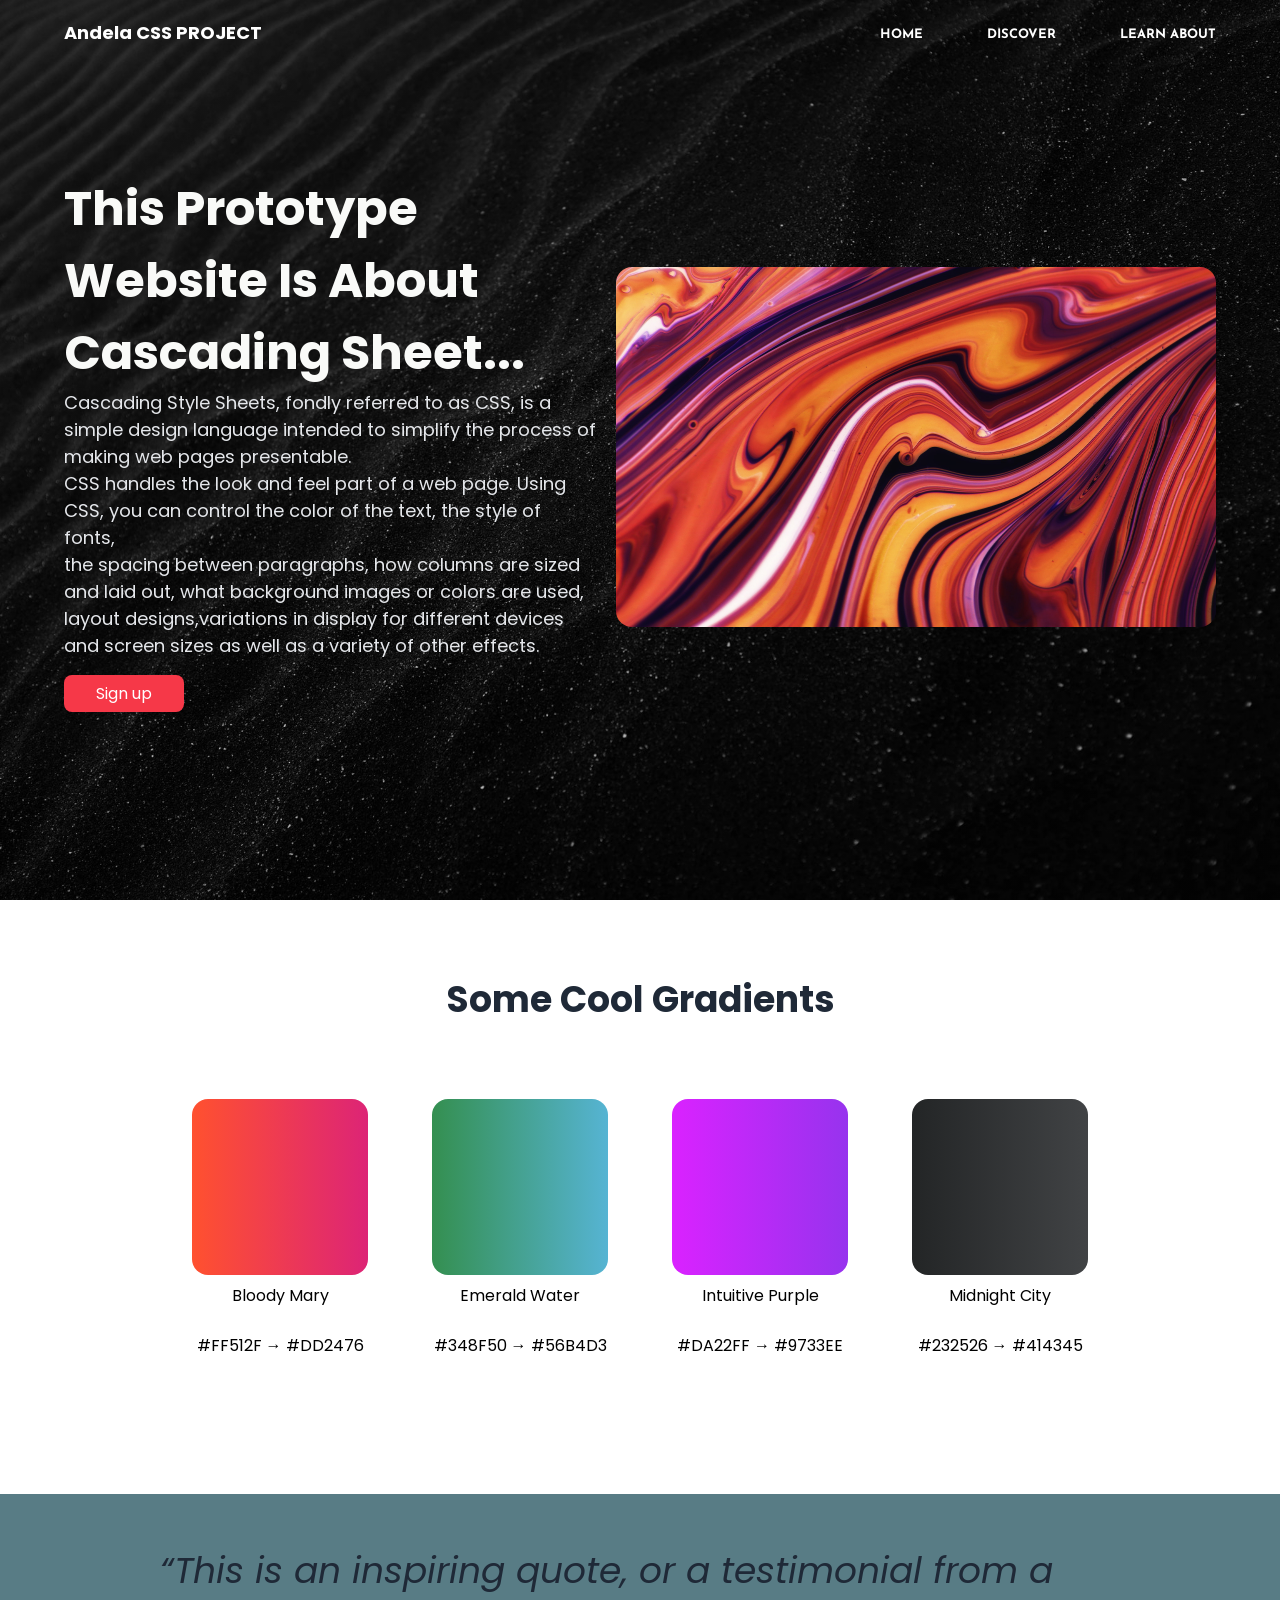
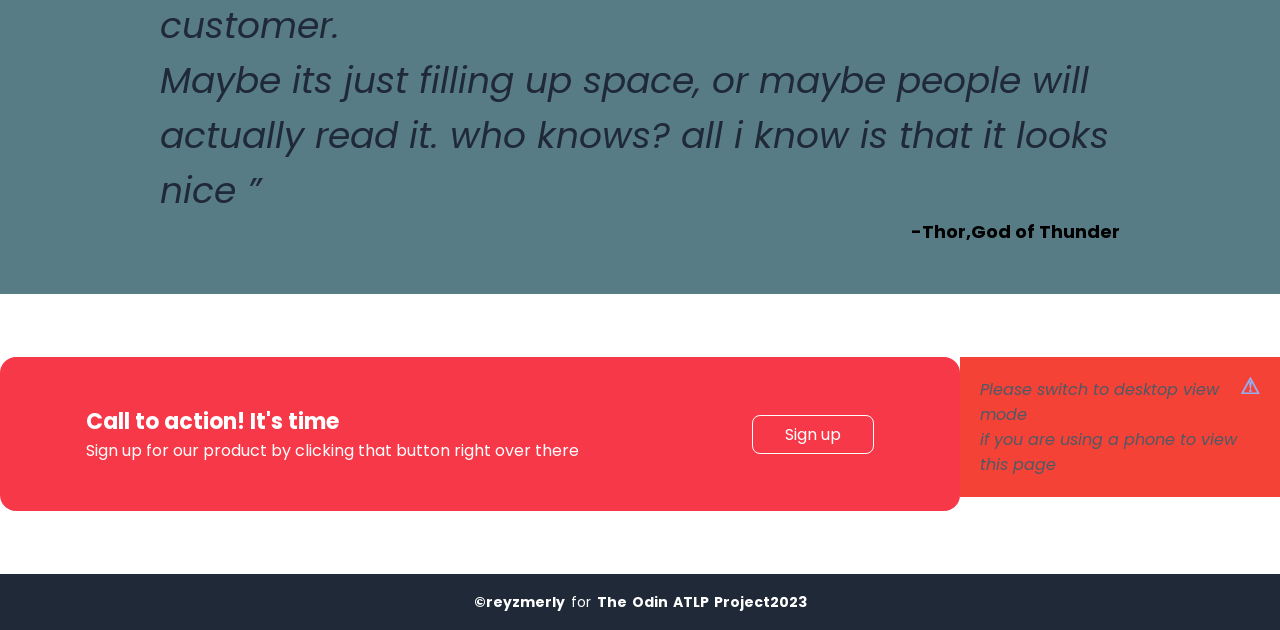
<file: index.html>
<!DOCTYPE html>
<html lang="en">
  <head>
    <meta charset="UTF-8" />
    <meta http-equiv="X-UA-Compatible" content="IE=edge" />
    <meta name="viewport" content="width=device-width, initial-scale=1.0" />
    <link rel="stylesheet" href="style.css" />
    <title>MY Landing Page</title>
  </head>
  <body>
    <nav>
      <div class="logo"><a href="./index.html">Andela CSS PROJECT</a></div>
      <ul>
        <li><a href="#home">Home</a></li>
        <li><a href="#info">Discover</a></li>
        <li><a href="#testimonial">Learn About</a></li>
      </ul>
    </nav>
    <main id="home">
      <div class="main-information">
        <h1 class="main-title">This Prototype website is about cascading sheet...</h1>
        <p class="main-description">
          Cascading Style Sheets, 
          fondly referred to as CSS, is a simple design language intended to simplify the process of making web pages presentable.<br>
CSS handles the look and feel part of a web page. Using CSS,
 you can control the color of the text, the style of fonts,
  <br>the spacing between paragraphs, how columns are sized and laid out, 
  what background images or colors are used, layout designs,variations in display for different devices and screen sizes as well as a variety of other effects.
        </p>
        <div class="btn-container">
          <a href="#" class="btn btn-primary">Sign up</a>
        </div>
      </div>
      <div class="img">
        <img src="./images/paint.jpg" alt="" />
      </div>
    </main>
    <section class="info-section" id="info">
      <h2 class="info-title">Some Cool Gradients</h2>
      <div class="card-container">
        <div class="card">
          <div class="illustration" id="card-1"></div>
          <div class="subtext">
            Bloody Mary <br />
            <br />
            #FF512F &#8594; #DD2476
          </div>
        </div>
        <div class="card">
          <div class="illustration" id="card-2"></div>
          <div class="subtext">
            Emerald Water <br />
            <br />
            #348F50 &#8594; #56B4D3
          </div>
        </div>
        <div class="card">
          <div class="illustration" id="card-3"></div>
          <div class="subtext">
            Intuitive Purple <br />
            <br />
            #DA22FF &#8594; #9733EE
          </div>
        </div>
        <div class="card">
          <div class="illustration" id="card-4"></div>
          <div class="subtext">
            Midnight City <br />
            <br />
            #232526 &#8594; #414345
          </div>
        </div>
      </div>
    </section>
    <section class="quote-section" id="testimonial">
      <blockquote>
        <q
          >This is an inspiring quote, or a testimonial from a customer. <br> 
          Maybe its just filling up space, or maybe people will actually read it. who knows? all i know
          is that it looks nice </q
        >
        <cite>-Thor,God of Thunder</cite>
      </blockquote>
    </section>
    <section class="cta-section">
      <div class="cta-background">
        <div class="cta-text">
          <h4 class="cta-title">Call to action! It's time</h4>
          <p class="cta-description">
            Sign up for our product by clicking that button right over there
          </p>
        </div>
        <div class="btn-container">
          <a href="#" class="btn btn-secondary">Sign up</a>
        </div>
      </div>
      <div class="alert">
        <span class="closebtn" onclick="this.parentElement.style.display='none';">&#9888;</span>
        <em>Please switch to desktop view mode <br>
          if you are using a phone to view this page</em>
      </div>
    </section>
    <footer>
      <p>
        <strong>©reyzmerly</strong> for
        <strong>The Odin ATLP Project2023</strong>
      </p>
    </footer>
    <!-- !Script -->
    <script src="script.js"></script>
    <!-- !Script -->
  </body>
</html>
</file>
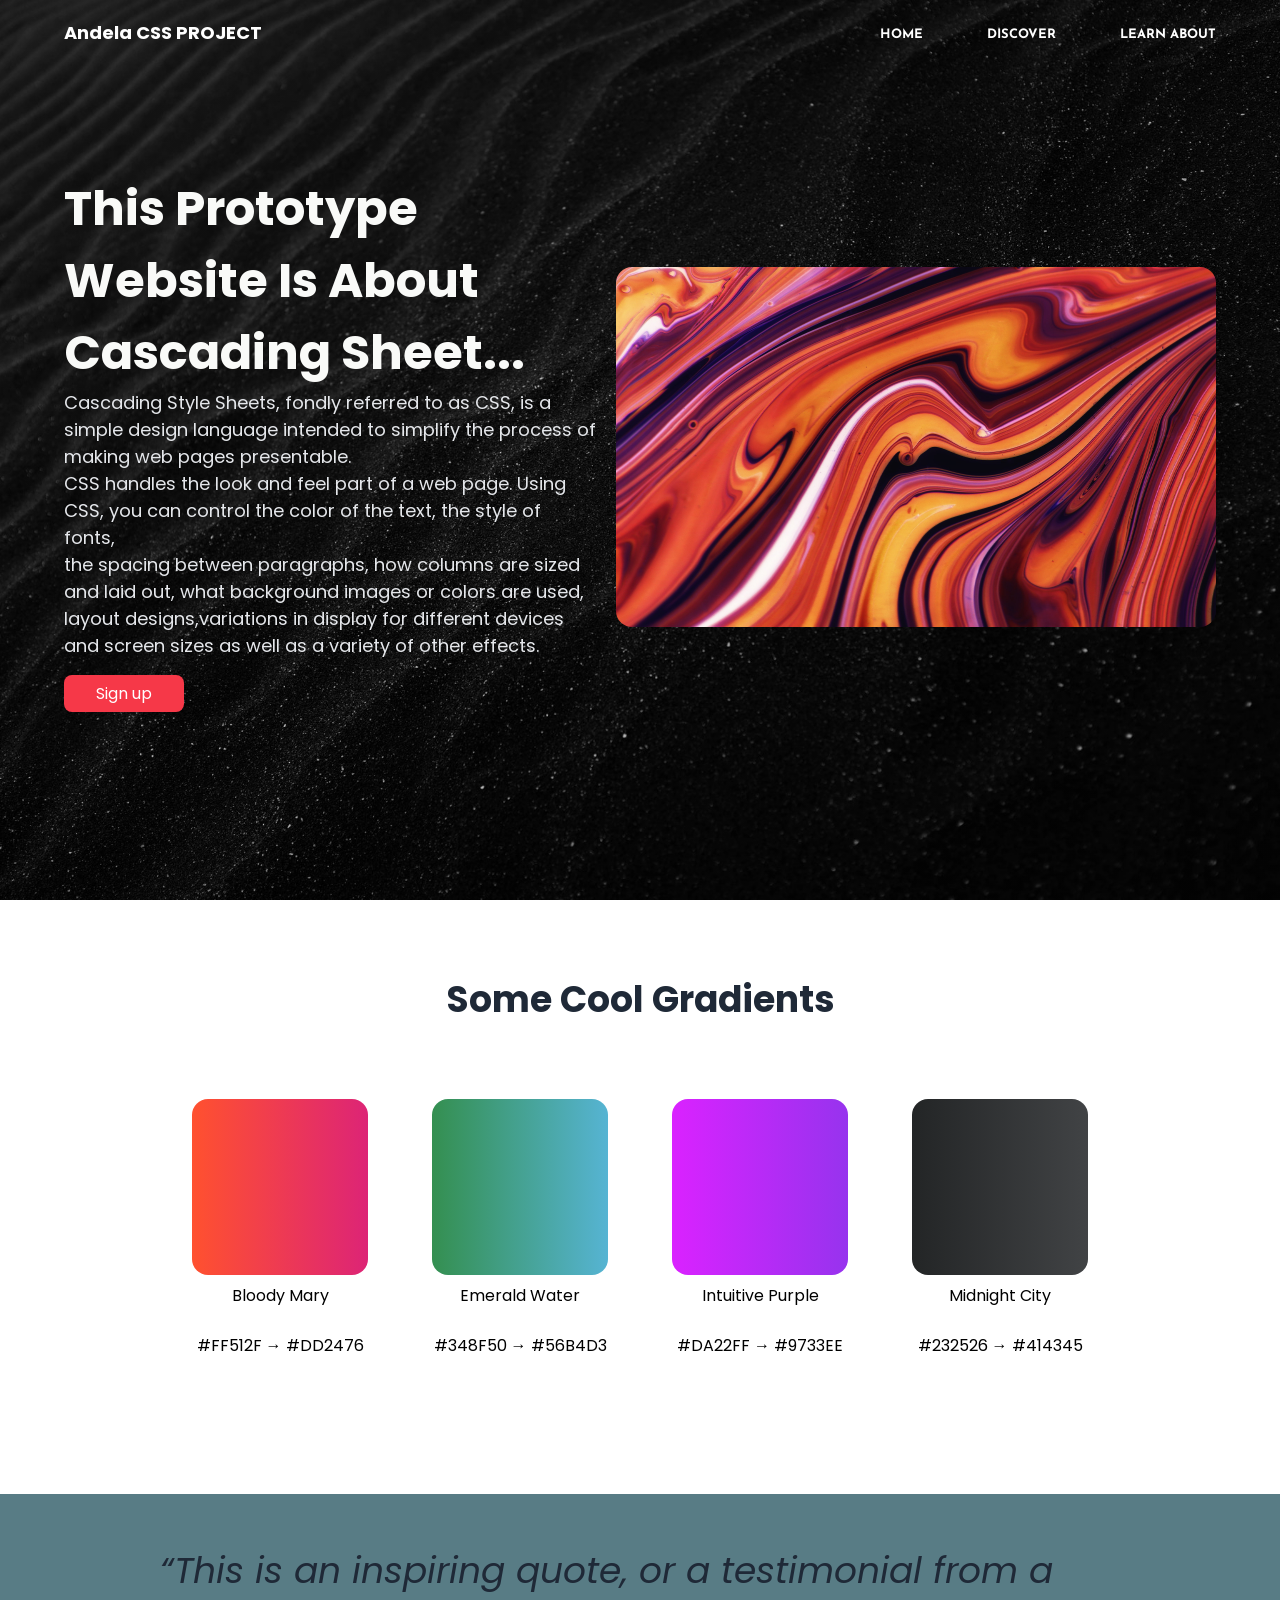
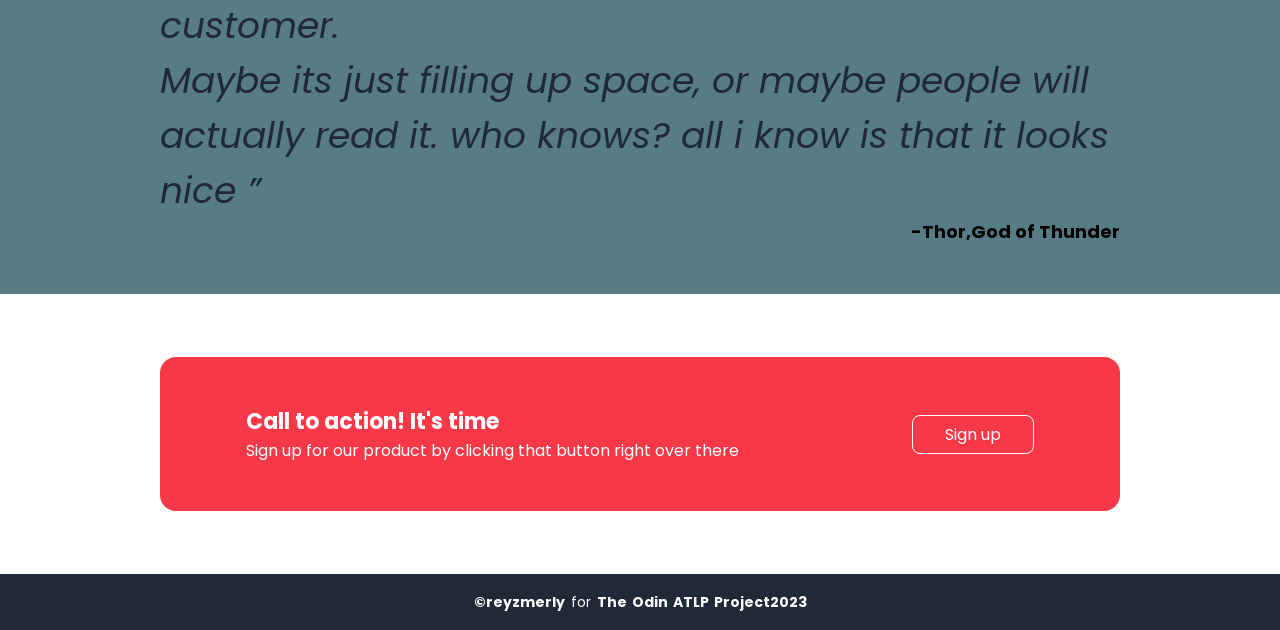
<file: The-Odin-Project/index.html>
<!DOCTYPE html>
<html lang="en">
  <head>
    <meta charset="UTF-8" />
    <meta http-equiv="X-UA-Compatible" content="IE=edge" />
    <meta name="viewport" content="width=device-width, initial-scale=1.0" />
    <link rel="stylesheet" href="style.css" />
    <title>MY Landing Page</title>
  </head>
  <body>
    <nav>
      <div class="logo"><a href="./index.html">Andela CSS PROJECT</a></div>
      <ul>
        <li><a href="#home">Home</a></li>
        <li><a href="#info">Discover</a></li>
        <li><a href="#testimonial">Learn About</a></li>
      </ul>
    </nav>
    <main id="home">
      <div class="main-information">
        <h1 class="main-title">This Prototype website is about cascading sheet...</h1>
        <p class="main-description">
          Cascading Style Sheets, 
          fondly referred to as CSS, is a simple design language intended to simplify the process of making web pages presentable.<br>
CSS handles the look and feel part of a web page. Using CSS,
 you can control the color of the text, the style of fonts,
  <br>the spacing between paragraphs, how columns are sized and laid out, 
  what background images or colors are used, layout designs,variations in display for different devices and screen sizes as well as a variety of other effects.
        </p>
        <div class="btn-container">
          <a href="#" class="btn btn-primary">Sign up</a>
        </div>
      </div>
      <div class="img">
        <img src="./images/paint.jpg" alt="" />
      </div>
    </main>
    <section class="info-section" id="info">
      <h2 class="info-title">Some Cool Gradients</h2>
      <div class="card-container">
        <div class="card">
          <div class="illustration" id="card-1"></div>
          <div class="subtext">
            Bloody Mary <br />
            <br />
            #FF512F &#8594; #DD2476
          </div>
        </div>
        <div class="card">
          <div class="illustration" id="card-2"></div>
          <div class="subtext">
            Emerald Water <br />
            <br />
            #348F50 &#8594; #56B4D3
          </div>
        </div>
        <div class="card">
          <div class="illustration" id="card-3"></div>
          <div class="subtext">
            Intuitive Purple <br />
            <br />
            #DA22FF &#8594; #9733EE
          </div>
        </div>
        <div class="card">
          <div class="illustration" id="card-4"></div>
          <div class="subtext">
            Midnight City <br />
            <br />
            #232526 &#8594; #414345
          </div>
        </div>
      </div>
    </section>
    <section class="quote-section" id="testimonial">
      <blockquote>
        <q
          >This is an inspiring quote, or a testimonial from a customer. <br> 
          Maybe its just filling up space, or maybe people will actually read it. who knows? all i know
          is that it looks nice </q
        >
        <cite>-Thor,God of Thunder</cite>
      </blockquote>
    </section>
    <section class="cta-section">
      <div class="cta-background">
        <div class="cta-text">
          <h4 class="cta-title">Call to action! It's time</h4>
          <p class="cta-description">
            Sign up for our product by clicking that button right over there
          </p>
        </div>
        <div class="btn-container">
          <a href="#" class="btn btn-secondary">Sign up</a>
        </div>
      </div>
    </section>
    <footer>
      <p>
        <strong>©reyzmerly</strong> for
        <strong>The Odin ATLP Project2023</strong>
      </p>
    </footer>
    <!-- !Script -->
    <script src="script.js"></script>
    <!-- !Script -->
  </body>
</html>
</file>
<file: style.css>
/* ! FONTS */

@import url("https://fonts.googleapis.com/css2?family=Josefin+Sans&family=Poppins:ital,wght@0,100;0,200;0,300;0,400;0,500;0,600;0,700;0,800;0,900;1,100;1,200;1,300;1,400;1,500;1,600;1,700;1,800;1,900&display=swap");

/* ! VARIABLES */

:root {
  --josefin: "Josefin Sans", sans-serif;
  --poppins: "Poppins", sans-serif;
}

/* ! RESETS */

* {
  margin: 0;
  padding: 0;
  box-sizing: border-box;
}

body {
  font-family: var(--poppins);
}

li {
  list-style: none;
}

a {
  text-decoration: none;
}

/* ! COMPONENTS */

.btn {
  display: inline-block;
  padding: 6px 32px;
  border-radius: 0.5em;
  color: #fff;
}

.btn-primary {
  background-color: #f63848;
  margin: 1em 0;
}

.btn-secondary {
  background-color: transparent;
  border: solid 1px white;
}

.illustration {
  width: 11em;
  height: 11em;
  border-radius: 1em;
}

#card-1 {
  background: linear-gradient(to right, #ff512f, #dd2476);
}

#card-2 {
  background: linear-gradient(to right, #348f50, #56b4d3);
}

#card-3 {
  background: linear-gradient(to right, #da22ff, #9733ee);
}

#card-4 {
  background: linear-gradient(to right, #232526, #414345);
}

footer {
  display: flex;
  align-items: center;
  justify-content: center;
  width: 100%;
  height: 4em;
  font-size: 14px;
  word-spacing: 2px;
  color: #fff;
  background-color: #1f2937;
}

.logo {
  font-size: 18px;
  font-weight: bolder;
}

/* ! STYLING */

/* ? NAVBAR */

nav {
  align-items: center;
  height: 4em;
  width: 100%;
  padding: 0 64px;
  position: relative;
  display: flex;
  justify-content: space-between;
  background: transparent;
  position: fixed;
}

nav.black {
  background-color: #fff;
  color: #000;
  box-shadow: 0 3px 10px rgba(0, 0, 0, 0.2);
}

ul {
  display: flex;
}

li a {
  font-size: 13px;
  font-family: var(--josefin);
  text-transform: uppercase;
  padding: 8px 0 0 64px;
  font-weight: bold;
}

nav a {
  color: #fff;
}

nav.black a {
  color: #000;
}

/* ? MAIN */

main {
  padding: 0 64px;
  display: flex;
  flex-shrink: 0;
  align-items: center;
  justify-content: space-between;
  gap: 20px;
  background: linear-gradient(rgba(0, 0, 0, 0.2), rgba(0, 0, 0, 0.2)),
    url("./images/dark_background.jpg") center/cover no-repeat;
  min-height: 100vh;
  color: #fff;
}

.main-information {
  flex: 1;
  display: flex;
  flex-direction: column;
  align-items: flex-start;
  word-wrap: wrap;
  max-width: 35em;
  min-height: 22.5em;
}

.main-information .main-title {
  font-size: 48px;
  font-weight: bolder;
  color: #f9faf8;
  text-transform: capitalize;
}

.main-information .main-description {
  font-size: 18px;
  color: #e5e7eb;
}
img {
  width: 37.5em;
  height: 22.5em;
  border-radius: 1em;
}

/* ? INFO-SECTION */

.info-section {
  display: flex;
  flex-direction: column;
  align-items: center;
  padding: 0 72px;
}

.info-title {
  margin: 2em 0;
  font-size: 36px;
  font-weight: bolder;
  color: #1f2937;
}

.card-container {
  display: flex;
  margin: 0 0 8em 0;
  justify-content: space-around;
}

.card {
  display: flex;
  flex-direction: column;
  align-items: center;
  justify-content: center;
  text-align: center;
  padding: 0 2em;
}

.subtext {
  max-width: 11em;
  padding: 0.5em 0;
}

/* ? QUOTE-SECTION */

.quote-section {
  width: 100%;
  min-height: 25em;
  display: flex;
  align-items: center;
  justify-content: center;
  background-color: #587c85;
}

blockquote {
  display: flex;
  flex-direction: column;
  max-width: 60em;
}

blockquote q {
  font-size: 36px;
  font-weight: light italic;
  font-style: italic;
  color: #1f2937;
}

blockquote cite {
  text-align: right;
  font-style: unset;
  font-weight: bolder;
  font-size: 18px;
}

/* ? CTA-SECTION */

.cta-section {
  width: 100%;
  min-height: 17.5em;
  display: flex;
  justify-content: center;
  align-items: center;
}

.cta-background {
  display: flex;
  background-color: #f63848;
  color: white;
  padding: 48px 0;
  min-width: 60em;
  border-radius: 1em;
  justify-content: space-around;
}

.cta-title {
  font-size: 22px;
}

.cta-background .btn-container {
  display: flex;
  align-items: center;
}
/* The alert message box */
.alert {
  padding: 20px;
  background-color: #f44336; /* Red */
  color:#4e5965 ;
  margin-bottom: 15px;
}

/* The close button */
.closebtn {
  margin-left: 15px;
  color:#93aef2;
  font-weight: bold;
  float: right;
  font-size: 22px;
  line-height: 20px;
  cursor: pointer;
  transition: 0.3s;
}

/* When moving the mouse over the close button */
.closebtn:hover {
  color: black;
}
</file>
<file: The-Odin-Project/style.css>
/* ! FONTS */

@import url("https://fonts.googleapis.com/css2?family=Josefin+Sans&family=Poppins:ital,wght@0,100;0,200;0,300;0,400;0,500;0,600;0,700;0,800;0,900;1,100;1,200;1,300;1,400;1,500;1,600;1,700;1,800;1,900&display=swap");

/* ! VARIABLES */

:root {
  --josefin: "Josefin Sans", sans-serif;
  --poppins: "Poppins", sans-serif;
}

/* ! RESETS */

* {
  margin: 0;
  padding: 0;
  box-sizing: border-box;
}

body {
  font-family: var(--poppins);
}

li {
  list-style: none;
}

a {
  text-decoration: none;
}

/* ! COMPONENTS */

.btn {
  display: inline-block;
  padding: 6px 32px;
  border-radius: 0.5em;
  color: #fff;
}

.btn-primary {
  background-color: #f63848;
  margin: 1em 0;
}

.btn-secondary {
  background-color: transparent;
  border: solid 1px white;
}

.illustration {
  width: 11em;
  height: 11em;
  border-radius: 1em;
}

#card-1 {
  background: linear-gradient(to right, #ff512f, #dd2476);
}

#card-2 {
  background: linear-gradient(to right, #348f50, #56b4d3);
}

#card-3 {
  background: linear-gradient(to right, #da22ff, #9733ee);
}

#card-4 {
  background: linear-gradient(to right, #232526, #414345);
}

footer {
  display: flex;
  align-items: center;
  justify-content: center;
  width: 100%;
  height: 4em;
  font-size: 14px;
  word-spacing: 2px;
  color: #fff;
  background-color: #1f2937;
}

.logo {
  font-size: 18px;
  font-weight: bolder;
}

/* ! STYLING */

/* ? NAVBAR */

nav {
  align-items: center;
  height: 4em;
  width: 100%;
  padding: 0 64px;
  position: relative;
  display: flex;
  justify-content: space-between;
  background: transparent;
  position: fixed;
}

nav.black {
  background-color: #fff;
  color: #000;
  box-shadow: 0 3px 10px rgba(0, 0, 0, 0.2);
}

ul {
  display: flex;
}

li a {
  font-size: 13px;
  font-family: var(--josefin);
  text-transform: uppercase;
  padding: 8px 0 0 64px;
  font-weight: bold;
}

nav a {
  color: #fff;
}

nav.black a {
  color: #000;
}

/* ? MAIN */

main {
  padding: 0 64px;
  display: flex;
  flex-shrink: 0;
  align-items: center;
  justify-content: space-between;
  gap: 20px;
  background: linear-gradient(rgba(0, 0, 0, 0.2), rgba(0, 0, 0, 0.2)),
    url("./images/dark_background.jpg") center/cover no-repeat;
  min-height: 100vh;
  color: #fff;
}

.main-information {
  flex: 1;
  display: flex;
  flex-direction: column;
  align-items: flex-start;
  word-wrap: wrap;
  max-width: 35em;
  min-height: 22.5em;
}

.main-information .main-title {
  font-size: 48px;
  font-weight: bolder;
  color: #f9faf8;
  text-transform: capitalize;
}

.main-information .main-description {
  font-size: 18px;
  color: #e5e7eb;
}
img {
  width: 37.5em;
  height: 22.5em;
  border-radius: 1em;
}

/* ? INFO-SECTION */

.info-section {
  display: flex;
  flex-direction: column;
  align-items: center;
  padding: 0 72px;
}

.info-title {
  margin: 2em 0;
  font-size: 36px;
  font-weight: bolder;
  color: #1f2937;
}

.card-container {
  display: flex;
  margin: 0 0 8em 0;
  justify-content: space-around;
}

.card {
  display: flex;
  flex-direction: column;
  align-items: center;
  justify-content: center;
  text-align: center;
  padding: 0 2em;
}

.subtext {
  max-width: 11em;
  padding: 0.5em 0;
}

/* ? QUOTE-SECTION */

.quote-section {
  width: 100%;
  min-height: 25em;
  display: flex;
  align-items: center;
  justify-content: center;
  background-color: #587c85;
}

blockquote {
  display: flex;
  flex-direction: column;
  max-width: 60em;
}

blockquote q {
  font-size: 36px;
  font-weight: light italic;
  font-style: italic;
  color: #1f2937;
}

blockquote cite {
  text-align: right;
  font-style: unset;
  font-weight: bolder;
  font-size: 18px;
}

/* ? CTA-SECTION */

.cta-section {
  width: 100%;
  min-height: 17.5em;
  display: flex;
  justify-content: center;
  align-items: center;
}

.cta-background {
  display: flex;
  background-color: #f63848;
  color: white;
  padding: 48px 0;
  min-width: 60em;
  border-radius: 1em;
  justify-content: space-around;
}

.cta-title {
  font-size: 22px;
}

.cta-background .btn-container {
  display: flex;
  align-items: center;
}
</file>
